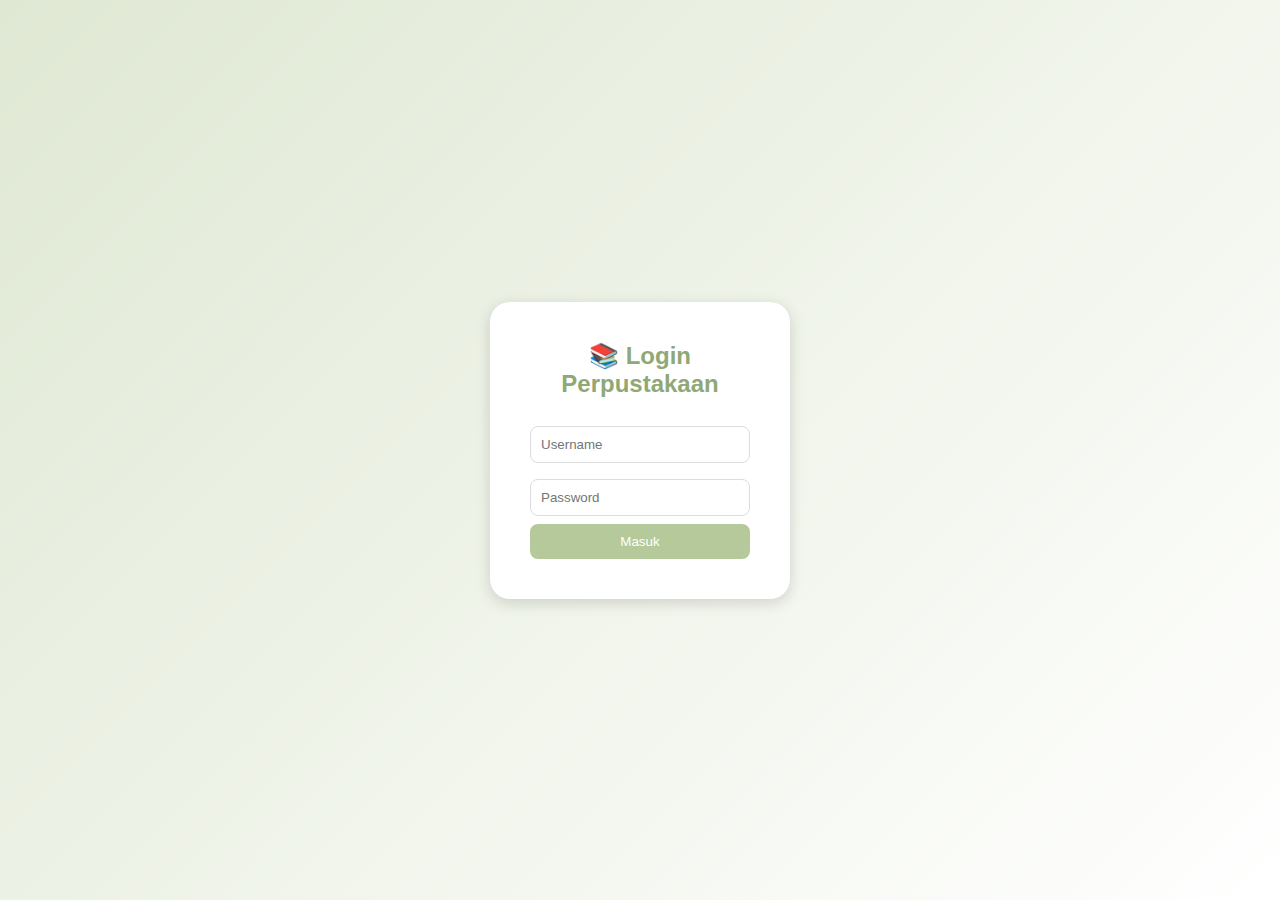
<file: index.html>
<!DOCTYPE html>
<html lang="id">
<head>
  <meta charset="UTF-8">
  <meta name="viewport" content="width=device-width, initial-scale=1.0">
  <title>Login - Perpustakaan</title>
  <link rel="stylesheet" href="style.css">
</head>
<body class="login-body">
  <div class="login-container">
    <h2>📚 Login Perpustakaan</h2>
    <form id="loginForm">
      <input type="text" id="username" placeholder="Username" required>
      <input type="password" id="password" placeholder="Password" required>
      <button type="submit">Masuk</button>
    </form>
  </div>

  <script src="script.js"></script>
</body>
</html>
</file>
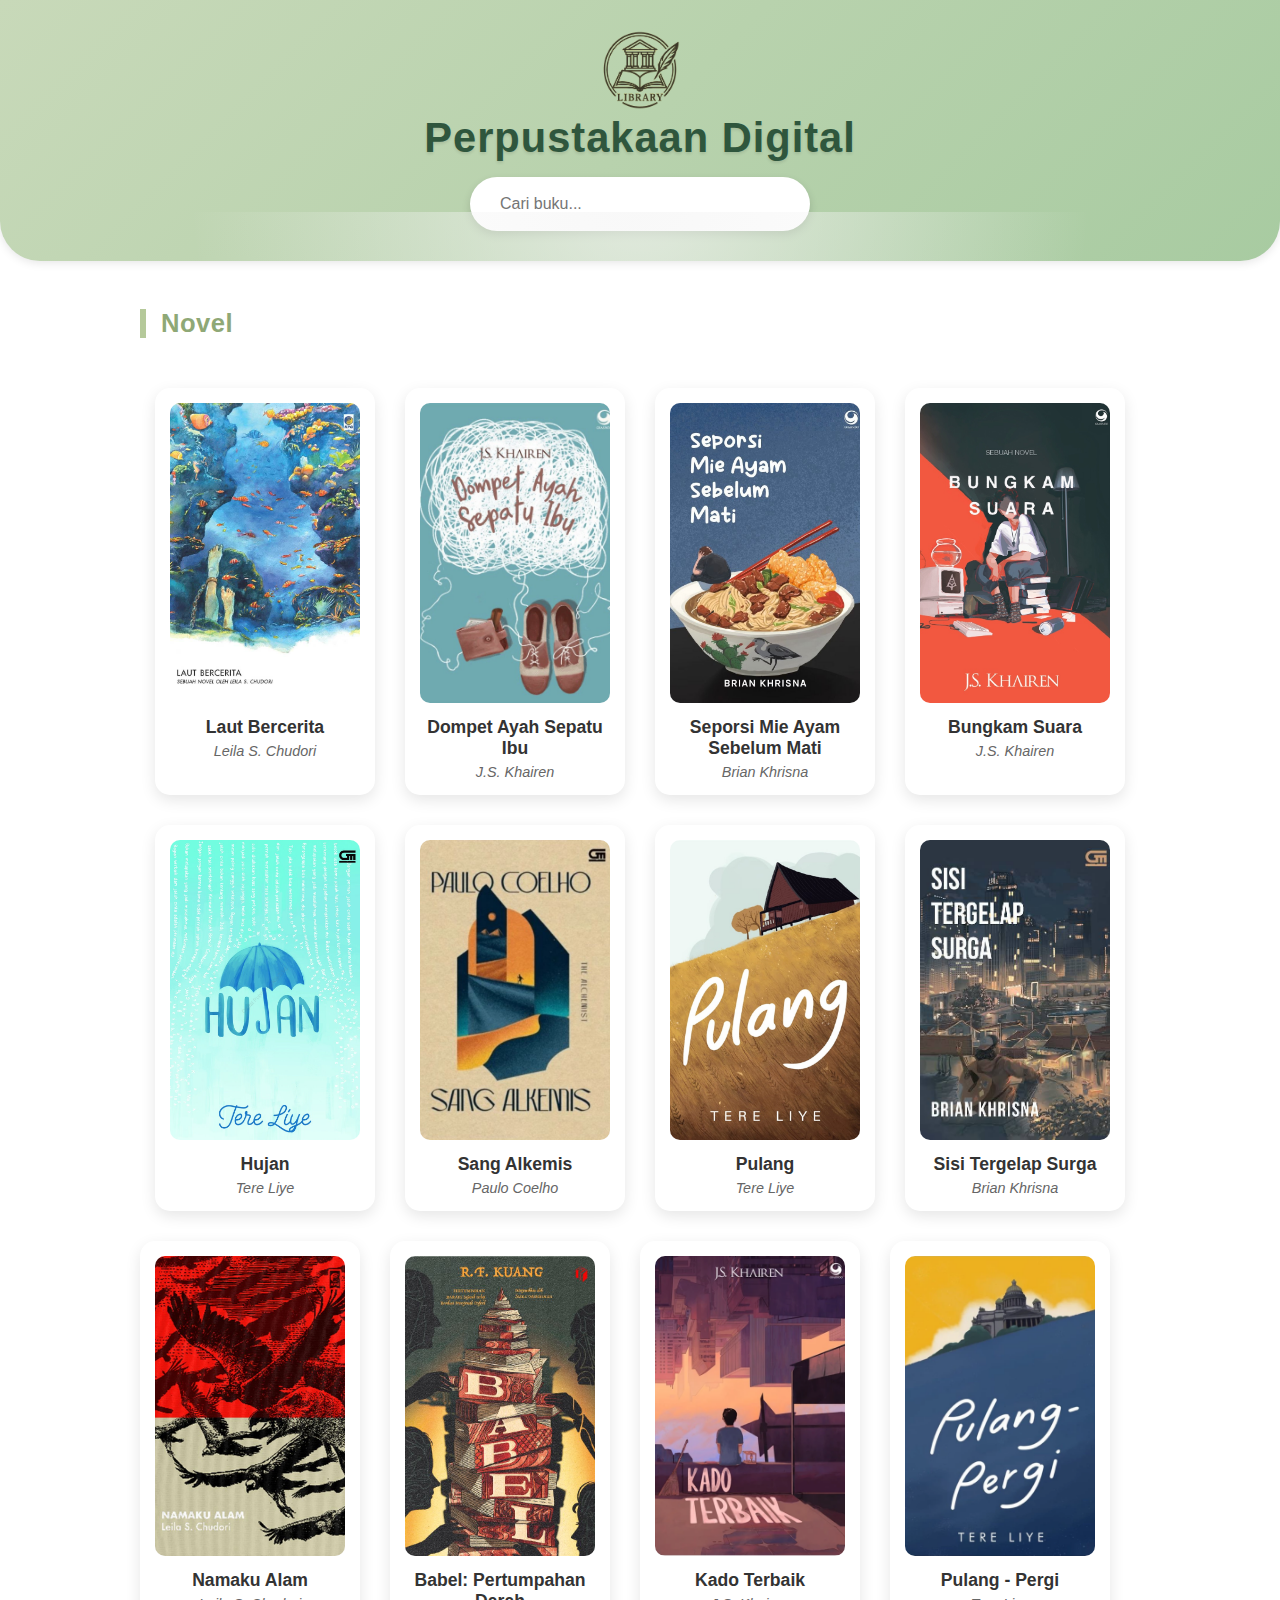
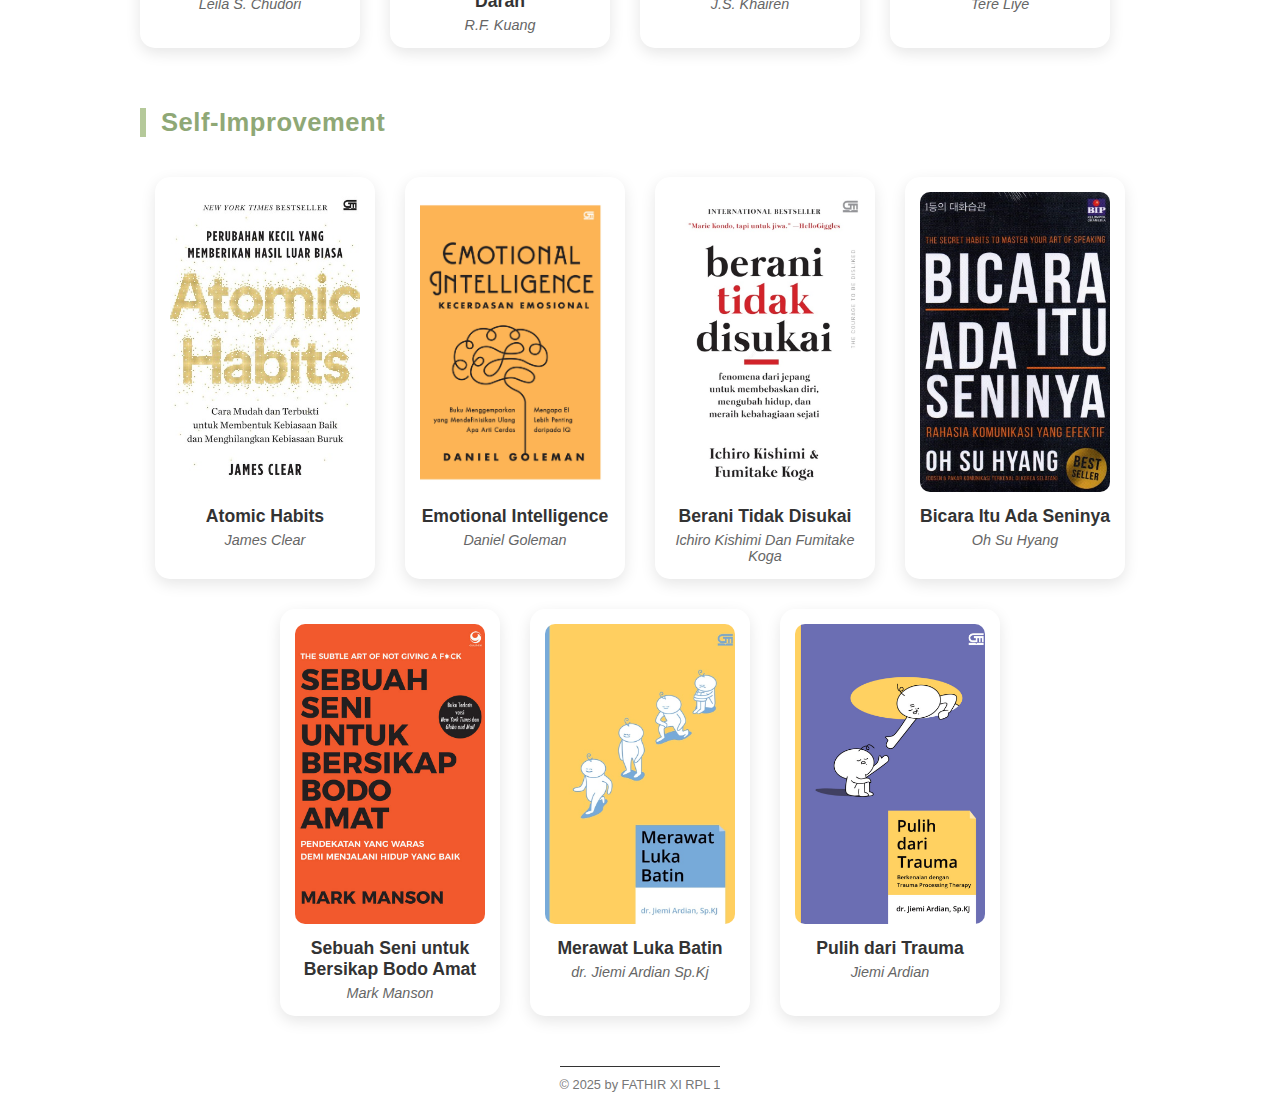
<file: home.html>
<!DOCTYPE html>
<html lang="id">
  <head>
    <meta charset="UTF-8" />
    <meta name="viewport" content="width=device-width, initial-scale=1.0" />
    <title>Perpustakaan Digital</title>
    <link rel="stylesheet" href="style.css" />
  </head>
  <body>
    <!-- HEADER -->
    <header class="header">
  <div class="header-content">
    <div class="logo-container">
      <img src="img/icon/icon.png" alt="Logo Perpustakaan" class="logo">
      <h1>Perpustakaan <span>Digital</span></h1>
    </div>
    <div class="search-container">
      <input type="text" id="searchInput" placeholder="Cari buku..." />
    </div>
  </div>
</header>


    <br>

    <h2 class="section-title">Novel</h2>

    <!-- DAFTAR BUKU -->
    <main class="book-container">
      <!-- Buku 1 -->
      <div class="book-card">
          <a
            href="detail.html?judul=Laut%20Bercerita&img=img/laut_bercerita.jpg&penulis=Leila%20S.%20Chudori
                &ringkasan=Laut%20Bercerita,%20novel%20terbaru%20Leila%20S.%20Chudori,%20bertutur%20tentang%20kisah%20keluarga%20yang%20kehilangan,%20sekumpulan%20sahabat%20yang%20merasakan%20kekosongan%20di%20dada,%20sekelompok%20orang%20yang%20gemar%20menyiksa%20dan%20lancar%20berkhianat,%20sejumlah%20keluarga%20yang%20mencari%20kejelasan%20makam%20anaknya,%20dan%20tentang%20cinta%20yang%20tak%20akan%20luntur."
          >
            <img src="img/laut_bercerita.jpg" alt="Laut Bercerita" />
            <h3>Laut Bercerita</h3>
            <p class="author">Leila S. Chudori</p>
          </a>
        </div>
      </div>

      <!-- Buku 2 -->
      <div class="book-card">
        <a
          href="detail.html?judul=Dompet%20Ayah%20Sepatu%20Ibu&img=img/dompet_ayah.jpg&penulis=J.S.%20Khairen
                &ringkasan=Sebuah%20novel%20yang%20dapat%20dinikmati%20semua%20kalangan.%20Kisah%20perjalanan%20hidup%20manusia%20dari%20kecil%20hingga%20berjuang%20berkeluarga.%20Isu-isu%20di%20dalam%20cerita%20banyak%20tentang%20isu%20sosial%20dan%20perjuangan%20hidup.%20Ditulis%20dengan%20bahasa%20sederhana%20dan%20sesekali%20dimasukkan%20kosakata%20bahasa%20Minang,%20membuat%20alur%20enak%20diikuti.%20Sudut%20pandang%20tokoh%20dari%20dua%20karakter%20membuatnya%20juga%20tidak%20membosankan."
        >
          <img src="img/dompet_ayah.jpg" alt="Dompet Ayah Sepatu Ibu" />
          <h3>Dompet Ayah Sepatu Ibu</h3>
          <p class="author">J.S. Khairen</p>
        </a>
      </div>

      <!-- Buku 3 -->
      <div class="book-card">
        <a
          href="detail.html?judul=Seporsi%20Mie%20Ayam%20Sebelum%20Mati&img=img/seporsi_mie.jpg&penulis=Brian%20Khrisna
                &ringkasan=Ale,%20seorang%20pria%20berusia%2037%20tahun%20memiliki%20tinggi%20badan%20189%20cm%20dan%20berat%20138%20kg.%20Badannya%20bongsor,%20berkulit%20hitam,%20dan%20memiliki%20masalah%20dengan%20bau%20badan.%20Sejak%20kecil,%20Ale%20hidup%20di%20lingkungan%20keluarga%20yang%20tidak%20mendukungnya.%20Ia%20tak%20memiliki%20teman%20dekat%20dan%20menjadi%20korban%20perundungan%20di%20sekolahnya.%0A%0A
                Ale%20didiagnosis%20psikiaternya%20mengalami%20depresi%20akut.%20Bukannya%20Ale%20tidak%20peduli%20untuk%20memperbaiki%20dirinya%20sendiri,%20ia%20peduli.%20Ale%20telah%20berusaha%20mengatasi%20masalah-masalah%20yang%20timbul%20dari%20dirinya%20agar%20ia%20diterima%20di%20lingkungan%20pertemanan.%20Namun%20usahanya%20tidak%20pernah%20berhasil.%20Bahkan%20keluarganya%20pun%20tidak%20mendukungnya%20saat%20Ale%20membutuhkan%20sandaran%20dan%20dukungan.%0A%0A
                Atas%20itu%20semua,%20Ale%20memutuskan%20untuk%20mati.%20Ia%20mempersiapkan%20kematiannya%20dengan%20baik.%20Agar%20ketika%20mati%20pun,%20Ale%20tidak%20banyak%20merepotkan%20orang.%20Dua%20puluh%20empat%20jam%20dari%20sekarang,%20ia%20akan%20menelan%20obat%20antidepresan%20yang%20dia%20punya%20sekaligus.%20Sebelum%20waktu%20itu%20tiba,%20Ale%20membersihkan%20apartemennya%20yang%20berantakan,%20makan%20makanan%20mahal%20yang%20tak%20pernah%20ia%20beli,%20pergi%20berkaraoke%20dan%20menyanyi%20sepuasnya%20hingga%20mabuk.%0A%0A
                Saat%2024%20jam%20itu%20tiba,%20Ale%20telah%20bersiap%20dengan%20kemeja%20hitam%20dan%20celana%20hitam,%20bak%20baju%20melayat%20ke%20pemakamannya%20sendiri.%20Ia%20kenakan%20topi%20kecurut%20ulang%20tahun%20dan%20meletuskan%20konfeti%20yang%20ia%20beli%20untuk%20dirinya%20sendiri.%0A%0A
                “Selamat%20ulang%20tahun%20yang%20terakhir,%20Ale.”%0A%0A
                Ale%20siap%20menenggak%20seluruh%20obat%20antidepresan%20yang%20ia%20punya.%20Saat%20ia%20memain-mainkan%20botolnya,%20Ale%20terdiam%20saat%20membaca%20anjuran%20di%20kemasan%20botol%20itu,%20dikonsumsi%20sesudah%20makan.%20Seketika%20perutnya%20berbunyi.%20Dan%20Ale%20pun%20memutuskan%20untuk%20makan%20dulu%20sebelum%20mengakhiri%20hidupnya.%20Setidaknya,%20itu%20akan%20menjadi%20satu-satunya%20keputusan%20yang%20bisa%20dia%20ambil%20atas%20kehendaknya%20sendiri.%20Setelah%20selama%20hidupnya%20ia%20tak%20pernah%20mampu%20melakukan%20hal-hal%20yang%20ia%20inginkan.%0A%0A
                Ale%20akan%20makan%20seporsi%20mie%20ayam%20sebelum%20mati."
        >
          <img src="img/seporsi_mie.jpg" alt="Seporsi Mie Ayam Sebelum Mati" />
          <h3>Seporsi Mie Ayam Sebelum Mati</h3>
          <p class="author">Brian Khrisna</p>
        </a>
      </div>

      <!-- Buku 4 -->
      <div class="book-card">
        <a
          href="detail.html?judul=Bungkam%20Suara&img=img/bungkam_suara.jpg&penulis=J.S.%20Khairen
                &ringkasan=Negara%20Kesatuan%20Adat%20Lemunesia%20(NKAL)%20merupakan%20negara%20yang%20tidak%20terdeteksi%20di%20peta%20dunia.%20Mereka%20menganggap%20dunia%20yang%20ada%20saat%20ini%20adalah%20Dunia%20Luar.%20NKAL%20berdiri%20pada%2023%20Januari%201991.%20Mulanya%20terdiri%20dari%20kerajaan-kerajaan%20kecil.%20Mereka%20Bersatu%20untuk%20membentuk%20sebuah%20negara%20atau%20kerajaan%20besar.%20NKAL%20adalah%20negara%20yang%20canggih%20di%20hal-hal%20tertentu,%20namun%20tertinggal%20di%20hal-hal%20lain.%0A%0A
                Negara%20Kesatuan%20Adat%20Lemunesia%20(NKAL)%20merupakan%20negara%20yang%20tidak%20terdeteksi%20di%20peta%20dunia.%20Mereka%20menganggap%20dunia%20yang%20ada%20saat%20ini%20adalah%20Dunia%20Luar.%20NKAL%20berdiri%20pada%2023%20Januari%201991.%20Mulanya%20terdiri%20dari%20kerajaan-kerajaan%20kecil.%20Mereka%20Bersatu%20untuk%20membentuk%20sebuah%20negara%20atau%20kerajaan%20besar.%20NKAL%20adalah%20negara%20yang%20canggih%20di%20hal-hal%20tertentu,%20namun%20tertinggal%20di%20hal-hal%20lain.%0A%0A
                Salah%20satu%20pemantik%20permasalahan%20dalam%20NKAL%20adalah%20adanya%20HARI%20BEBAS%20BICARA.%20HBB%20adalah%20satu%20hari%20di%20mana%20rakyat%20boleh%20berbicara%20secara%20bebas%20tanpa%20takut%20konsekuensi%20hukum.%20Namun%20HBB%20menjadi%20buah%20simalakam%20tatkala%20disalahgunakan%20untuk%20fitnah%20dan%20pecah%20belah%20negara.%20Dari%20sinilah%20kemudian%20lahir%20percikan-percikan%20ketegangan%20dari%20akar%20hingga%20ke%20ujung%20pemerintahan."
        >
          <img src="img/bungkam_suara.jpg" alt="Bungkam Suara" />
          <h3>Bungkam Suara</h3>
          <p class="author">J.S. Khairen</p>
        </a>
      </div>

      <!-- Buku 5 -->
      <div class="book-card">
        <a
          href="detail.html?judul=Hujan&img=img/hujan.jpg&penulis=Tere%20Liye
                &ringkasan=Menceritakan%20tentang%20cerita%20persahabatan%20antara%20Lail%20dan%20Maryam.%20Ketika%20kedua%20anak%20manusia%20ini%20dipertemukan%20oleh%20kesempatan%20dan%20keadaan,%20maka%20mereka%20pun%20harus%20siap%20untuk%20menanti%20perpisahan%20yang%20akan%20datang%20kapan%20saja.%20Novel%20HUJAN%20berkisah%20tentang%20persahabatan,%20tentang%20cinta,%20tentang%20perpisahan,%20tentang%20melupakan,%20dan%20tentang%20hujan."
        >
          <img src="img/hujan.jpg" alt="Hujan" />
          <h3>Hujan</h3>
          <p class="author">Tere Liye</p>
        </a>
      </div>

      <!-- Buku 6 -->
      <div class="book-card">
        <a
          href="detail.html?judul=Sang%20Alkemis&img=img/sang_alkemis.jpg&penulis=Paulo%20Coelho
                &ringkasan=Setiap%20beberapa%20puluh%20tahun,%20muncul%20sebuah%20buku%20yang%20mengubah%20hidup%20para%20pembacanya%20selamanya.%20Novel%20Paulo%20Coelho%20yang%20memikat%20ini%20telah%20memberikan%20inspirasi%20bagi%20jutaan%20orang%20di%20seluruh%20dunia.%20Kisah%20yang%20sangat%20sederhana,%20namun%20menyimpan%20kebijaksanaan%20penuh%20makna,%20tentang%20anak%20gembala%20bernama%20Santiago%20yang%20berkelana%20dari%20rumahnya%20di%20Spanyol%20ke%20padang%20pasir%20Mesir%20untuk%20mencari%20harta%20karun%20terpendam%20di%20Piramida-Piramida.%20Di%20perjalanan%20dia%20bertemu%20seorang%20perempuan%20Gipsi,%20seorang%20lelaki%20yang%20mengaku%20dirinya%20Raja,%20dan%20seorang%20alkemis––semuanya%20menunjukkan%20jalan%20kepada%20Santiago%20untuk%20menuju%20harta%20karunnya.%20Tak%20ada%20yang%20tahu%20isi%20harta%20karun%20itu,%20atau%20apakah%20Santiago%20akan%20berhasil%20mengatasi%20rintangan-rintangan%20sepanjang%20jalan.%20Namun%20perjalanan%20yang%20semula%20bertujuan%20untuk%20menemukan%20harta%20duniawi%20berubah%20menjadi%20penemuan%20harta%20di%20dalam%20diri.%20Kaya,%20menggugah,%20dan%20sangat%20manusiawi,%20kisah%20Santiago%20menunjukkan%20kekuatan%20mimpi-mimpi%20dan%20pentingnya%20mendengarkan%20suara%20hati%20kita."
        >
          <img src="img/sang_alkemis.jpg" alt="Sang Alkemis" />
          <h3>Sang Alkemis</h3>
          <p class="author">Paulo Coelho</p>
        </a>
      </div>

      <!-- Buku 7 -->
      <div class="book-card">
        <a
          href="detail.html?judul=Pulang&img=img/pulang.jpeg&penulis=Tere%20Liye
                &ringkasan=Sebuah%20kisah%20karya%20penulis%20negeri%20sendiri,%20dengan%20latar%20kisah%20negeri%20sendiri,%20yang%20layak%20dinikmati,%20%20---Tribun%20Jabar%0A%0A
                Sebuah%20kisah%20tentang%20perjalanan%20pulang,%20melalui%20pertarungan%20demi%20pertarungan,%20kesedihan%20demi%20kesedihan,%20untuk%20memeluk%20erat%20semua%20kebencian%20dan%20rasa%20sakit.%0A%0A
                Pulang"
        >
          <img src="img/pulang.jpeg" alt="Pulang" />
          <h3>Pulang</h3>
          <p class="author">Tere Liye</p>
        </a>
      </div>

      <!-- Buku 8 -->
      <div class="book-card">
        <a
          href="detail.html?judul=Sisi%20Tergelap%20Surga&img=img/sisi_tergelap_surga.jpg&penulis=Brian%20Khrisna
                &ringkasan=Selayaknya%20seorang%20ibu%20tua%20yang%20kelelahan,%20kota%20Jakarta%20kerap%20menjadi%20pelabuhan%20bagi%20mereka%20yang%20datang%20membawa%20sekoper%20harapan.%20Mereka%20yang%20siap%20bertaruh%20dengan%20nasibnya%20sendiri-sendiri.%20Namun,%20kota%20ini%20selalu%20mampu%20melumat%20habis%20harapan%20dan%20menukarnya%20dengan%20keputusasaan.%0A%0A
                Pemulung,%20pengamen,%20pramuria%20yang%20menjajakan%20tubuh%20agar%20anaknya%20bisa%20makan,%20pemimpin-pemimpin%20kecil%20yang%20culas,%20lelaki%20tua%20di%20balik%20kostum%20badut%20ayam,%20pencuri%20motor%20yang%20ingin%20membeli%20obat%20untuk%20ibunya,%20remaja%20yang%20melumuri%20tubuh%20dengan%20cat%20perak,%20hingga%20mereka%20yang%20bergelut%20di%20terminal%20setelah%20terpaksa%20merelakan%20impiannya%20habis%20digerus%20kejinya%20ibu%20kota.%20Di%20Jakarta,%20semua%20orang%20dipaksa%20bergelut%20dan%20bertempur%20demi%20bisa%20hidup%20dari%20hari%20ke%20hari.%20Dan%20di%20kampung%20inilah%20semua%20itu%20dimulai.%20Sebuah%20cerita%20tentang%20kehidupan%20orang-orang%20yang%20hidup%20di%20sisi%20tergelap%20surga%20kota%20bernama%20Jakarta..."
        >
          <img src="img/sisi_tergelap_surga.jpg" alt="Sisi Tergelap Surga" />
          <h3>Sisi Tergelap Surga</h3>
          <p class="author">Brian Khrisna</p>
        </a>
      </div>

      <!-- Buku 9 -->
      <div class="book-card">
        <a
          href="detail.html?judul=Namaku%20Alam&img=img/namaku_alam.jpg&penulis=Leila%20S.%20Chudori
                &ringkasan=Inilah%20yang%20kubayangkan%20detik-detik%20terakhir%20Bapak:%0A%0A
                18%20Mei%201970.%0A%0A
                Hari%20gelap.%20Langit%20berwarna%20hitam%20dengan%20garis%20ungu.%20Bulan%20bersembunyi%20di%20balik%20ranting%20pohon%20randu.%20Sekumpulan%20burung%20nasar%20bertengger%20di%20pagar%20kawat.%20Mereka%20mencium%20aroma%20manusia%20yang%20nyaris%20jadi%20mayat%20bercampur%20bau%20mesiu.%20Terdengar%20lolongan%20anjing%20berkepanjangan.%20Empat%20orang%20berbaris%20rapi,%20masing-masing%20berdiri%20dengan%20senapan%20yang%20diarahkan%20kepada%20Bapak.%20Hanya%20satu%20senapan%20berisi%20peluru%20mematikan.%20Selebihnya,%20peluru%20karet.%20Tak%20satu%20pun%20di%20antara%20keempat%20lelaki%20itu%20tahu%20siapa%20yang%20kelak%20menghentikan%20hidup%20Bapak.%0A%0A
                ***%0A%0A
                Pada%20usianya%20yang%20ke-33%20tahun,%20Segara%20Alam%20menjenguk%20kembali%20masa%20kecilnya%20hingga%20dewasa.%20Semua%20peristiwa%20tertanam%20dengan%20kuat.%20Karena%20memiliki%20photographic%20memory,%20Alam%20ingat%20pertama%20kali%20dia%20ditodong%20senapan%20oleh%20seorang%20lelaki%20dewasa%20ketika%20masih%20berusia%20tiga%20tahun;%20pertama%20kali%20sepupunya%20mencercanya%20sebagai%20anak%20‘pengkhianat%20negara’;%20pertama%20kali%20Alam%20berkelahi%20dengan%20seorang%20anak%20pengusaha%20besar%20yang%20menguasai%20sekolah;%20dan%20pertama%20kali%20dia%20jatuh%20cinta."
        >
          <img src="img/namaku_alam.jpg" alt="Namaku Alam" />
          <h3>Namaku Alam</h3>
          <p class="author">Leila S. Chudori</p>
        </a>
      </div>

      <!-- Buku 10 -->
      <div class="book-card">
        <a
          href="detail.html?judul=Babel:%20Pertumpahan%20Darah&img=img/babel.jpg&penulis=R.F.%20Kuang
                &ringkasan=1828.%20Robin%20Swift%20menjadi%20yatim%20piatu%20akibat%20kolera%20di%20Kanton,%20lalu%20dibawa%20ke%20London%20oleh%20Profesor%20Lovell%20yang%20misterius.%20Robin%20mendapat%20pelatihan%20selama%20bertahun-tahun%20dalam%20bahasa%20Latin,%20Yunani%20Kuno,%20dan%20Tionghoa%20sebagai%20bentuk%20persiapan%20untuk%20hari%20ketika%20dia%20akan%20masuk%20ke%20Institut%20penerjemahan%20bergengsi%20di%20Universitas%20Oxford—atau%20yang%20dikenal%20sebagai%20Babel.%0A%0A
                Babel%20adalah%20pusat%20penerjemahan%20dunia%20dan,%20yang%20lebih%20penting%20lagi,%20adanya%20cipta-perak:%20seni%20mewujudkan%20makna%20yang%20hilang%20dalam%20penerjemahan%20melalui%20batangan%20perak%20yang%20dipahat,%20dengan%20efek%20magis.%20Pengerjaan%20perak%20telah%20membuat%20Imperium%20Inggris%20memiliki%20kekuatan%20yang%20tak%20tertandingi.%20Penelitian%20Babel%20tentang%20penerjemahan%20membantu%20upaya%20Imperium%20untuk%20menjajah%20segala%20sesuatu%20yang%20ditemuinya.%0A%0A
                Oxford,%20kota%20dengan%20menara-menara%20impian,%20adalah%20sebuah%20dongeng%20bagi%20Robin:%20sebuah%20komunitas%20utopia%20yang%20didedikasikan%20untuk%20mengejar%20pengetahuan.%20Namun,%20pengetahuan%20melayani%20kekuasaan,%20dan%20bagi%20Robin—seorang%20anak%20Tiongkok%20yang%20dibesarkan%20di%20Britania—mengabdi%20pada%20Babel%20berarti%20mengkhianati%20tanah%20leluhurnya.%0A%0A
                Robin%20mendapati%20dirinya%20terjebak%20di%20antara%20Babel%20dan%20Perkumpulan%20Hermes,%20sebuah%20organisasi%20yang%20didedikasikan%20untuk%20menyabotase%20pekerjaan%20perak%20yang%20mendukung%20ekspansi%20Imperium.%20Ketika%20Britania%20mengejar%20perang%20yang%20tidak%20adil%20dengan%20Tiongkok%20untuk%20mendapatkan%20perak,%20dia%20harus%20memutuskan:%20Dapatkah%20institusi%20yang%20berkuasa%20diubah%20dari%20dalam,%20atau%20apakah%20revolusi%20selalu%20membutuhkan%20kekerasan?"
        >
          <img src="img/babel.jpg" alt="Babel: Pertumpahan Darah" />
          <h3>Babel: Pertumpahan Darah</h3>
          <p class="author">R.F. Kuang</p>
        </a>
      </div>

      <!-- Buku 11 -->
      <div class="book-card">
        <a
          href="detail.html?judul=Kado%20Terbaik&img=img/kado_terbaik.png&penulis=J.S.%20Khairen
                &ringkasan=Kado%20Terbaik%20berkisah%20tentang%20seorang%20laki-laki,%20Rizki,%20yang%20ditinggal%20mati%20ayahnya%20dan%20dibuang%20ibunya%20di%20panti%20asuhan%20ilegal.%20Ia%20dibuang%20bersama%20dua%20adik%20perempuannya.%20Selama%20di%20panti%20asuhan,%20ia%20hidup%20terlunta-lunta%20dan%20penuh%20derita.%20Ketika%20beranjak%20dewasa,%20ia%20keluar%20dari%20panti%20asuhan%20itu%20dan%20berjanji%20suatu%20saat%20akan%20membawa%20adik-adiknya%20keluar%20dan%20hidup%20layak.%20Pada%20tujuh%20hari%20menjelang%20Lebaran,%20Rizki%20kembali%20ke%20panti%20asuhan%20dan%20bertemu%20adik-adiknya.%20Adik%20terkecilnya%20meminta%20kado%20Lebaran.%20Rizki%20tidak%20bekerja.%20Ia%20harus%20mencari%20cara%20apa%20pun%20agar%20bisa%20memberikan%20kado%20untuk%20adiknya%20itu,%20sekalipun%20harus%20mencopet%20atau%20menjadi%20kurir%20barang%20haram.%20Selain%20harus%20berjuang%20untuk%20dirinya%20sendiri,%20ia%20juga%20harus%20menjaga%20adik-adiknya%20dari%20berbagai%20ancaman."
        >
          <img src="img/kado_terbaik.png" alt="Kado Terbaik" />
          <h3>Kado Terbaik</h3>
          <p class="author">J.S. Khairen</p>
        </a>
      </div>

      <!-- Buku 12 -->
      <div class="book-card">
        <a
          href="detail.html?judul=Pulang%20-%20Pergi&img=img/pulang_pergi.png&penulis=Tere%20Liye
                &ringkasan=Ada%20jodoh%20yang%20ditemukan%20lewat%20tatapan%20pertama.%0A%0A
                Ada%20persahabatan%20yang%20diawali%20lewat%20sapa%20hangat.%0A%0A
                Bagaimana%20jika%20takdir%20bersama%20ternyata,%0A%0A
                diawali%20dengan%20pertarungan%20mematikan?%0A%0A
                Lantas%20semua%20cerita%20berkelindan%20dengan,%0A%0A
                pengejaran%20demi%20pengejaran%20mencari%20jawaban?%0A%0A
                Pulang-Pergi"
        >
          <img src="img/pulang_pergi.png" alt="Pulang - Pergi" />
          <h3>Pulang - Pergi</h3>
          <p class="author">Tere Liye</p>
        </a>
      </div>

      <br>

      <h2 class="section-title">Self-Improvement</h2>

      <!-- buku 1 -->
      <div class="book-card">
        <a
          href="detail.html?judul=Atomic%20Habits&img=img/atomic_habits.jpg&penulis=James%20Clear
                &ringkasan=Atomic%20Habits:%20Perubahan%20Kecil%20yang%20Memberikan%20Hasil%20Luar%20Biasa%0A%0A
                Orang%20mengira%20ketika%20Anda%20ingin%20mengubah%20hidup,%20Anda%20perlu%20memikirkan%20hal-hal%20besar.%20Namun%20pakar%20kebiasaan%20terkenal%20kelas%20dunia%20James%20Clear%20telah%20menemukan%20sebuah%20cara%20lain."
        >
          <img src="img/atomic_habits.jpg" alt="Atomic Habits" />
          <h3>Atomic Habits</h3>
          <p class="author">James Clear</p>
        </a>
      </div>
      
      <!-- buku 2 -->
      <div class="book-card">
        <a
          href="detail.html?judul=Emotional%20Intelligence&img=img/emotional.jpg&penulis=Daniel%20Goleman
                &ringkasan=Apakah%20IQ%20adalah%20takdir?%20Ternyata%20tidak%20sebagaimana%20yang%20lumrah%20kita%20pikirkan.%20Gardner%20memperlihatkan%20mengapa%20orang%20yang%20ber-IQ%20tinggi%20mengalami%20kegagalan%20dan%20orang%20yang%20ber-IQ%20sedang%20menjadi%20sangat%20sukses.%20Penyebabnya%20adalah%20“kecerdasan%20emosional”,%20yang%20mencakup%20kesadaran%20diri%20dan%20kendali%20dorongan%20hati,%20ketekunan,%20semangat%20dan%20motivasi%20diri,%20empati,%20serta%20kecakapan%20sosial.%20%20%20Kecerdasan%20emosional%20merupakan%20ciri%20orang-orang%20yang%20menonjol%20dalam%20kehidupan%20nyata:%20mereka%20yang%20memiliki%20hubungan%20dekat%20yang%20hangat%20dan%20menjadi%20bintang%20di%20tempat%20kerja.%20Ini%20juga%20ciri%20utama%20karakter%20dan%20disiplin%20diri,%20altruisme,%20serta%20belas%20kasih—kemampuan-kemampuan%20dasar%20yang%20dibutuhkan%20bila%20kita%20mengharapkan%20terciptanya%20masyarakat%20yang%20sejahtera.%20%20%20Sebagaimana%20ditunjukkan%20oleh%20Goleman,%20kerugian%20akibat%20rendahnya%20kecerdasan%20emosional%20dapat%20berkisar%20dari%20kesulitan%20perkawinan%20dan%20mendidik%20anak%20hingga%20ke%20buruknya%20kesehatan%20jasmani.%20Rendahnya%20kecerdasan%20emosional%20dapat%20menghambat%20pertimbangan%20intelektual%20dan%20menghancurkan%20karier.%20Barangkali%20kerugian%20terbesar%20diderita%20oleh%20anak-anak,%20yang%20mungkin%20bisa%20mengalami%20%20%20depresi,%20gangguan%20makan%20dan%20kehamilan%20yang%20tak%20diinginkan,%20agresivitas,%20serta%20kejahatan%20dengan%20kekerasan.%20%20%20Kabar%20gembiranya,%20kecerdasan%20emosional%20tidak%20ditentukan%20sejak%20lahir.%20Karena%20pelajaran-pelajaran%20emosional%20yang%20diperoleh%20seorang%20anak%20akan%20membentuk%20sirkuit%20otaknya,%20Goleman%20memberikan%20pedoman%20mendetail%20tentang%20bagaimana%20orangtua%20dan%20sekolah%20dapat%20memanfaatkan%20kesempatan%20emas%20masa%20kanak-kanak."
        >
          <img src="img/emotional.jpg" alt="Emotional Intelligence" />
          <h3>Emotional Intelligence</h3>
          <p class="author">Daniel Goleman</p>
        </a>
      </div>
      
    <!-- buku 3 -->
      <div class="book-card">
        <a
          href="detail.html?judul=Berani%20Tidak%20Disukai&img=img/berani_tidak_disukai.jpg&penulis=Ichiro%20Kishimi%20Dan%20Fumitake%20Koga
                &ringkasan=Membaca%20buku%20ini%20bisa%20mengubah%20hidup%20anda.%20jutaan%20orang%20sudah%20menarik%20manfaat%20darinya.%20sekarang%20giliran%20anda.%0A%0A
                Berani%20Tidak%20Disukai,%20yang%20sudah%20terjual%20lebih%20dari%203,5%20juta%20eksemplar,%20mengungkap%20rahasia%20mengeluarkan%20kekuatan%20terpendam%20yang%20memungkinkan%20Anda%20meraih%20kebahagiaan%20yang%20hakiki%20dan%20menjadi%20sosok%20yang%20Anda%20idam-idamkan.%0A%0A
                Apakah%20kebahagiaan%20adalah%20sesuatu%20yang%20Anda%20pilih?%20Berani%20Tidak%20Disukai%20menyajikan%20jawabannya%20secara%20sederhana%20dan%20langsung.%20Berdasarkan%20teori%20Alfred%20Adler,%20satu%20dari%20tiga%20psikolog%20terkemuka%20abad%20kesembilan%20belas%20selain%20Freud%20dan%20Jung,%20buku%20ini%20mengikuti%20percakapan%20yang%20menggugah%20antara%20seorang%20filsuf%20dan%20seorang%20pemuda.%20Dalam%20lima%20percakapan%20yang%20terjalin,%20sang%20filsuf%20membantu%20muridnya%20memahami%20bagaimana%20masing-masing%20dari%20kita%20mampu%20menentukan%20arah%20hidup%20kita,%20bebas%20dari%20belenggu%20trauma%20masa%20lalu%20dan%20beban%20ekspektasi%20orang%20lain.%0A%0A
                Buku%20yang%20kaya%20kebijaksanaan%20ini%20akan%20memandu%20Anda%20memahami%20konsep%20memaafkan%20diri%20sendiri,%20mencintai%20diri,%20dan%20menyingkirkan%20hal-hal%20yang%20tidak%20penting%20dari%20pikiran.%20Cara%20pikir%20yang%20membebaskan%20ini%20memungkinkan%20Anda%20membangun%20keberanian%20untuk%20mengubah%20dan%20mengabaikan%20batasan%20yang%20mungkin%20Anda%20berlakukan%20bagi%20diri%20Anda."
        >
          <img src="img/berani_tidak_disukai.jpg" alt="Berani Tidak Disukai" />
          <h3>Berani Tidak Disukai</h3>
          <p class="author">Ichiro Kishimi Dan Fumitake Koga</p>
        </a>
      </div>
    
      <!-- buku 4 -->
      <div class="book-card">
        <a
          href="detail.html?judul=Bicara%20Itu%20Ada%20Seninya&img=img/bicara.jpg&penulis=Oh%20Su%20Hyang
                &ringkasan=TAHUKAH%20ANDA%20BAHWA%20BERBICARA%20ITU%20ADA%20SENINYA?%20Ketika%20komunikasi%20menjadi%20hal%20yang%20penting%20untuk%20bersaing,%20pakar%20komunikasi%20Oh%20Su%20Hyang%20mengeluarkan%20buku%20yang%20sangat%20berarti.%20Selain%20berisi%20tentang%20pengalaman%20peningkatan%20diri,%20buku%20ini%20juga%20memuat%20berbagai%20konten%20mengenai%20teknik%20komunikasi,%20persuasi,%20dan%20negosiasi.%0A%0A
                Lalu%20bagaimana%20cara%20berbicara%20yang%20baik?%20Apakah%20berbicara%20dengan%20artikulasi%20yang%20jelas?%20Atau%20berbicara%20tanpa%20mengambil%20tarikan%20napas?%20Tidak!%20Sebuah%20ucapan%20yang%20bisa%20disebut%20baik%20adalah%20yang%20bisa%20menggetarkan%20hati.%20Ucapan%20seorang%20juara%20memiliki%20daya%20tarik%20tersendiri.%20Ucapan%20pemandu%20acara%20memiliki%20kemampuan%20menghidupkan%20suasana%20dan%20kekuatan%20kalimatnya%20yang%20terus%20terang.%20Anda%20harus%20pandai%20berbicara%20untuk%20menunjukkan%20diri%20Anda%20kepada%20lawan%20bicara%20dalam%20kehidupan%20sosial.%20Orang%20yang%20berbicara%20dengan%20mahir%20akan%20menjadi%20lebih%20maju%20daripada%20yang%20lainnya.%0A%0A
                Lalu%20bagaimana%20cara%20berbicara%20yang%20baik?%20Apakah%20berbicara%20dengan%20artikulasi%20yang%20jelas?%20Atau%20berbicara%20tanpa%20mengambil%20tarikan%20napas?%20Tidak!%20Sebuah%20ucapan%20yang%20bisa%20disebut%20baik%20adalah%20yang%20bisa%20menggetarkan%20hati.%20Ucapan%20seorang%20juara%20memiliki%20daya%20tarik%20tersendiri.%20Ucapan%20pemandu%20acara%20memiliki%20kemampuan%20menghidupkan%20suasana%20dan%20kekuatan%20kalimatnya%20yang%20terus%20terang.%20Anda%20harus%20pandai%20berbicara%20untuk%20menunjukkan%20diri%20Anda%20kepada%20lawan%20bicara%20dalam%20kehidupan%20sosial.%20Orang%20yang%20berbicara%20dengan%20mahir%20akan%20menjadi%20lebih%20maju%20daripada%20yang%20lainnya."
        >
          <img src="img/bicara.jpg" alt="Bicara Itu Ada Seninya" />
          <h3>Bicara Itu Ada Seninya</h3>
          <p class="author">Oh Su Hyang</p>
        </a>
      </div>
      
      <!-- buku 5 -->
      <div class="book-card">
        <a
          href="detail.html?judul=Sebuah%20Seni%20untuk%20Bersikap%20Bodo%20Amat&img=img/sebuah_seni.jpg&penulis=Mark%20Manson
                &ringkasan=Mark%20Manson%20adalah%20satu%20dari%20sedikit%20pengarang%20yang%20bukunya%20setia%20menemani%20para%20pembaca%20di%20Indonesia%20dan%20seluruh%20dunia.%20Telah%20terjual%20lebih%20dari%20400.000%20eksemplar%20di%20Indonesia,%20Anda%20pasti%20tidak%20asing%20dengan%20Sebuah%20Seni%20untuk%20Bersikap%20Bodo%20Amat%20dan%20Segala-galanya%20Ambyar.%0A%0A
                Sebuah%20Seni%20untuk%20Bersikap%20Bodo%20Amat%20adalah%20buku%20fenomenal%20yang%20menjadi%20panduan%20pengembangan%20diri%20saat%20ini.%20Isinya%20sangat%20relevan%20dan%20konteksual%20dengan%20fenomena-fenomena%20sosial%20zaman%20ini,%20ketika%20banyak%20orang%20mudah%20terseret%20arus%20konsumerisme,%20gemar%20mencari%20validasi%20semu,%20dan%20mudah%20kesepian%20di%20tengah%20hingar%20bingar%20dunia.%20Sebuah%20Seni%20untuk%20Bersikap%20Bodo%20Amat%20(Subtle%20Art%20of%20Not%20Giving%20A%20F*ck)%20menuntun%20ke%20jalan%20self-healing%20tanpa%20ada%20sedikit%20pun%20kesan%20menggurui."
        >
          <img src="img/sebuah_seni.jpg" alt="Sebuah Seni untuk Bersikap Bodo Amat" />
          <h3>Sebuah Seni untuk Bersikap Bodo Amat</h3>
          <p class="author">Mark Manson</p>
        </a>
      </div>
      
      <!-- buku 6 -->
      <div class="book-card">
        <a
          href="detail.html?judul=Merawat%20Luka%20Batin&img=img/merawat_luka_batin.jpg&penulis=dr.%20Jiemi%20Ardian%20Sp.Kj
                &ringkasan=“You%20are%20what%20you%20think,”%20begitu%20kata%20banyak%20orang.%20Padahal,%20ketika%20saya%20berpikir%20saya%20kaya,%20uang%20da-%20lam%20rekening%20saya%20tidak%20bertambah.%20Akan%20lebih%20tepat%20jika%20kutipan%20ini%20sedikit%20diubah%20menjadi%20“You%20are%20how%20you%20think”,%20karena%20perasaan%20dan%20diri%20kita%20akan%20bergantung%20dengan%20bagaimana%20cara%20kita%20berpikir.%20Buku%20ini%20berisi%20tentang%20bagaimana%20proses%20berpikir,%20bukan%20sekadar%20berpikir%20dengan%20positif.%0A%0A
                Saat%20perasaan%20sedang%20tidak%20baik-baik%20saja,%20terlebih%20pada%20keadaan%20depresi,%20proses%20pikir%20kita%20biasanya%20ikut%20andil%20dalam%20memperburuk%20keadaan.%20Namun,%20sulit%20bagi%20kita%20untuk%20menyadari%20proses%20berpikir%20yang%20bermasalah%20ini%20karena%20kita%20menganggap%20itu%20adalah%20cara%20kita%20memersepsi%20realitas.%20Menyadari%20pikiran%20yang%20keliru%20saat%20ia%20sedang%20muncul%20bukanlah%20hal%20yang%20mudah.%20Dalam%20buku%20ini,%20ada%20beberapa%20pola%20yang%20bisa%20menjadi%20pegangan%20kita%20untuk%20mengenali%20hal%20apa%20saja%20yang%20mungkin%20bermasalah."
        >
          <img src="img/merawat_luka_batin.jpg" alt="Merawat Luka Batin" />
          <h3>Merawat Luka Batin</h3>
          <p class="author">dr. Jiemi Ardian Sp.Kj</p>
        </a>
      </div>

      <!-- buku 7 -->
      <div class="book-card">
        <a
          href="detail.html?judul=Pulih%20dari%20Trauma&img=img/pulih.jpg&penulis=Jiemi%20Ardian
                &ringkasan=Ketika%20mendengar%20kata%20trauma,%20apa%20yang%20ada%20dalam%20benak%20kita?%20Suatu%20kejadian%20yang%20tidak%20akan%20hilang%20sehingga%20harus%20diterima%20dengan%20rasa%20sakit?%20Suatu%20keadaan%20yang%20membuat%20orang%20terpenjara%20seumur%20hidup?%20Sebenarnya,%20ini%20penggambaran%20yang%20tidak%20tepat%20dari%20trauma.%20Trauma%20tersimpan%20dalam%20memori,%0A%0A
                dan%20memori%20ini%20yang%20menjadi%20kacamata%20dalam%20memersepsi%20realitas.%20Trauma%20bukan%20sebatas%20kejadiannya,%20melainkan%20respons%20atas%20kejadian%20tersebut%20yang%20kemudian%20muncul%20dalam%20reaksi%20keseharian.%0A%0A
                Jika%20trauma%20bicara%20tentang%20kejadiannya,%20tidak%20ada%20yang%20bisa%20diperbaiki%20lagi.%20Jika%20trauma%20adalah%20memori%20yang%20tersimpan,%20sebenarnya%20banyak%20yang%20bisa%20kita%20lakukan.%20Kita%20bisa%20menolong%20diri%20yang%20terjebak%20di%20momen%20trauma%20tersebut%20sehingga%20ia%20tidak%20perlu%20terus%20menderita%20dalam%20kejadian%20tersebut.%20Kita%20bisa%20memproses%20ulang%20memori%20tadi%20dengan%20cara-cara%20yang%20saintifik%20sehingga%20kita%20tidak%20perlu%20membawa%20momen%20itu%20seumur%20hidup.%20Trauma%20Processing%20Therapy%20(TPT)%20adalah%20strategi%20yang%20dituliskan%20dalam%20buku%20ini%20untuk%20membantu%20kita%20memulihkan%20diri%20dari%20trauma.%0A%0A
                Semoga%20TPT%20bisa%20membantu%20kita%20memulai%20perjalanan%20dalam%20memilih%20pulih.%20Buku%20ini%20juga%20berisi%20latihanlatihan%20TPT%20singkat%20untuk%20memulihkan%20trauma.%20Tapi,%20jika%20membaca%20buku%20ini%20dirasa%20terlalu%20sulit,%20mungkin%20bisa%20dibarengi%20dengan%20pergi%20ke%20profesional%20yang%20ahli%20dalam%20memproses%20trauma.%20Semoga%20kita%20bisa%20menjadi%20pulih%20dan%20mengambil%20alih%20hak%20untuk%20hidup%20yang%20terbebas%20dari%20rasa%20sakit."
        >
          <img src="img/pulih.jpg" alt="Pulih dari Trauma" />
          <h3>Pulih dari Trauma</h3>
          <p class="author">Jiemi Ardian</p>
        </a>
      </div>
    </main>

    <div class="copyright">
      <p align="center">&copy; 2025 by FATHIR XI RPL 1</p>
    </div>
    <br />

    <!-- SCRIPT -->
    <script>
    // Fungsi pencarian buku
    document.getElementById("searchInput").addEventListener("keyup", function () {
    const input = this.value.toLowerCase();
    const books = document.querySelectorAll(".book-card");

    books.forEach(book => {
      const title = book.querySelector("h3").textContent.toLowerCase();
      const author = book.querySelector(".author").textContent.toLowerCase();
    
      if (title.includes(input) || author.includes(input)) {
        book.style.display = "block";
      } else {
        book.style.display = "none";
      }
    });
  });

    </script>
  </body>
</html>
</file>
<file: style.css>
:root {
  --matcha-light: #dfe8d3;
  --matcha: #b5c99a;
  --matcha-dark: #8fa876;
  --text-dark: #2e2e2e;
  --white: #ffffff;
}

* {
  box-sizing: border-box;
  font-family: "Poppins", sans-serif;
  margin: 0;
  padding: 0;
}

/* ===== LOGIN ===== */
.login-body {
  display: flex;
  justify-content: center;
  align-items: center;
  height: 100vh;
  background: linear-gradient(135deg, var(--matcha-light), var(--white));
}

.login-container {
  background: white;
  padding: 40px;
  border-radius: 20px;
  box-shadow: 0 4px 15px rgba(0, 0, 0, 0.15);
  width: 300px;
  text-align: center;
}

.login-container h2 {
  margin-bottom: 20px;
  color: var(--matcha-dark);
}

.login-container input {
  width: 100%;
  padding: 10px;
  margin: 8px 0;
  border: 1px solid #ddd;
  border-radius: 8px;
}

.login-container input:focus {
  border-color: var(--matcha);
  outline: none;
}

.login-container button {
  background: var(--matcha);
  color: var(--white);
  border: none;
  width: 100%;
  padding: 10px;
  border-radius: 8px;
  cursor: pointer;
  transition: 0.3s;
}

.login-container button:hover {
  background: var(--matcha-dark);
}

.hint {
  margin-top: 10px;
  font-size: 13px;
  color: gray;
}

body {
  background-color: #ffffff;
  font-family: "Poppins", sans-serif;
  margin: 0;
  padding: 0;
  display: flex;
  flex-direction: column;
  align-items: center;
}

/* === HEADER NATURAL LEMBUT (FULL WIDTH) === */
header {
  width: 100vw; /* full layar */
  margin: 0;
  left: 0;
  top: 0;
  background: linear-gradient(135deg, #c8d9b9, #a8cba1);
  color: #2b4b36;
  text-align: center;
  padding: 70px 20px;
  border-radius: 0 0 40px 40px;
  box-shadow: 0 8px 18px rgba(0, 0, 0, 0.1);
  font-family: "Poppins", sans-serif;
  transition: background 0.4s ease-in-out;
  position: relative;
  overflow: hidden;
}

/* Efek lembut bergelombang di bawah header */
header::after {
  content: "";
  position: absolute;
  bottom: -1px;
  left: 0;
  width: 100%;
  height: 50px;
  background: radial-gradient(circle at 50% -20px, #f5f5f5 0%, transparent 70%);
  opacity: 0.7;
}

/* Judul utama */
header h1 {
  font-size: 2.6em;
  font-weight: 700;
  letter-spacing: 1px;
  margin-bottom: 25px;
  color: #2f563d;
  text-shadow: 0 2px 3px rgba(0, 0, 0, 0.1);
}

/* Kontainer logo + judul agar rapi */
.header-title {
  display: flex;
  align-items: center;
  justify-content: center;
  gap: 12px;
  flex-wrap: wrap;
  margin-bottom: 20px;
}

/* Logo */
header img {
  width: 80px;
  height: 80px;
}

/* Kotak pencarian */
.search-container {
  display: inline-flex;
  align-items: center;
  background: #ffffff;
  border-radius: 50px;
  padding: 8px 15px;
  width: 340px;
  box-shadow: 0 4px 8px rgba(0, 0, 0, 0.15);
  transition: all 0.3s ease;
}

.search-container:hover {
  transform: translateY(-2px);
  box-shadow: 0 6px 16px rgba(0, 0, 0, 0.2);
}

.search-container input {
  border: none;
  outline: none;
  flex: 1;
  font-size: 1em;
  padding: 10px;
  border-radius: 50px;
  background: transparent;
  color: #333;
}

.search-container button {
  background: linear-gradient(135deg, #8ccf8a, #6fae73);
  border: none;
  color: white;
  font-size: 1.2em;
  border-radius: 50%;
  padding: 10px 13px;
  cursor: pointer;
  transition: background 0.3s ease;
}

.search-container button:hover {
  background: linear-gradient(135deg, #7bbc78, #5e9e66);
}

/* Daftar Buku */
.book-list {
  margin-top: 40px;
  display: grid;
  grid-template-columns: repeat(auto-fit, minmax(220px, 1fr));
  justify-items: center;
  gap: 25px;
  width: 90%;
  max-width: 1000px;
}

.book-card {
  background: white;
  border-radius: 15px;
  box-shadow: 0 6px 15px rgba(0, 0, 0, 0.1);
  padding: 15px;
  text-align: center;
  width: 220px;
  transition: transform 0.3s ease;
}

.book-card:hover {
  transform: translateY(-5px);
}

.book-card img {
  width: 100%;
  height: 300px;
  object-fit: cover;
  border-radius: 10px;
}

.book-card h3 {
  margin-top: 10px;
  color: var(--matcha-dark);
  font-size: 1.1em;
}

.book-card .author {
  font-style: italic;
  color: #555;
  margin-top: 5px;
  font-size: 0.9em;
}

/* ===== DETAIL ===== */
.detail-body {
  display: flex;
  justify-content: center;
  align-items: center;
  height: 100vh;
}

.detail-container {
  max-width: 800px;
  margin: 100px auto 50px;
  background-color: #fff;
  border: 1px solid #ddd;
  border-radius: 10px;
  padding: 30px;
  display: flex;
  flex-direction: column;
  align-items: center;
  box-shadow: 0 4px 10px rgba(0, 0, 0, 0.1);
}

.detail-container img {
  width: 70%;
  max-width: 400px;
  height: auto;
  border-radius: 15px;
  margin-bottom: 25px;
  object-fit: contain;
}

.detail-container h2 {
  margin: 15px 0;
  color: #0984e3;
}

.detail-container p {
  color: #555;
  line-height: 1.5;
}

.detail-book img {
  width: 100%;
  height: auto;
  max-height: 500px;
  object-fit: contain;
  object-position: center top;
  border-radius: 14px;
  display: block;
  margin: 80px auto 20px;
  box-shadow: 0 5px 12px rgba(0, 0, 0, 0.1);
}

.back-btn {
  display: inline-block;
  margin-bottom: 15px;
  text-decoration: none;
  color: #0984e3;
  font-weight: bold;
}

/* BACK BUTTON */
.back-btn {
  position: fixed;
  top: 20px;
  left: 20px;
  background-color: #007bff;
  color: white;
  border: none;
  padding: 10px 16px;
  border-radius: 8px;
  cursor: pointer;
  font-weight: bold;
  box-shadow: 0 4px 8px rgba(0, 0, 0, 0.2);
  z-index: 1000;
  transition: background-color 0.3s;
}

.back-btn:hover {
  background-color: #0056b3;
}

/* ===DETAIL=== */
.detail-container img {
  width: 70%;
  max-width: 400px;
  height: auto;
  border-radius: 10px;
  margin-bottom: 25px;
  object-fit: contain;
}

.book-info h2 {
  color: #007bff;
  font-size: 1.8em;
  text-align: center;
  margin-bottom: 5px;
}

.book-info h4 {
  color: #666;
  text-align: center;
  font-style: italic;
  margin-bottom: 25px;
}

.book-info p {
  text-align: justify;
  line-height: 1.6;
  font-size: 1.05em;
}

/* ===Detail Buku Page=== */
.detail-page {
  background-color: var(--matcha-light);
  font-family: "Poppins", sans-serif;
  margin: 0;
  padding: 40px 0;
  display: flex;
  justify-content: center;
  align-items: center;
  flex-direction: column;
}

.back-btn {
  position: fixed;
  top: 20px;
  left: 20px;
  background-color: var(--matcha);
  color: white;
  border: none;
  padding: 10px 14px;
  border-radius: 8px;
  cursor: pointer;
  font-weight: bold;
  box-shadow: 0 3px 8px rgba(0, 0, 0, 0.2);
  z-index: 1000;
}

.back-btn:hover {
  background-color: var(--matcha-dark);
}

.detail-card {
  background-color: white;
  border-radius: 20px;
  box-shadow: 0 8px 20px rgba(0, 0, 0, 0.15);
  padding: 30px;
  display: flex;
  flex-direction: column;
  align-items: center;
  text-align: center;
  transition: transform 0.3s ease;
}

.detail-image {
  width: 60%;
  max-width: 350px;
  border-radius: 8px;
  object-fit: cover;
  margin-bottom: 20px;
  border: none;
}

.detail-info {
  text-align: center;
}

.detail-info h2 {
  margin-bottom: 8px;
  font-size: 28px;
  color: var(--matcha-dark);
}

.detail-info .author {
  font-style: italic;
  color: #555;
  margin-bottom: 16px;
}

.detail-info p {
  line-height: 1.6;
  color: #444;
}

.detail-info .description {
  line-height: 1.6;
  color: #333;
  text-align: justify;
  font-size: 1em;
  padding: 0 20px;
}

/* duwa */
body {
  background-color: #ffffff;
  font-family: "Poppins", sans-serif;
  margin: 0;
  padding: 0;
}

.header {
  background-color: #007bff;
  color: white;
  text-align: center;
  padding: 30px 0;
  box-shadow: 0 2px 10px rgba(0, 0, 0, 0.1);
}

.header h1 {
  margin-bottom: 15px;
}

.header input {
  width: 60%;
  max-width: 400px;
  padding: 10px 15px;
  border: none;
  border-radius: 10px;
  font-size: 1em;
  outline: none;
}

.book-container {
  display: flex;
  flex-wrap: wrap;
  justify-content: center;
  gap: 30px;
  margin: 40px;
}

.book-card {
  background: white;
  border-radius: 15px;
  box-shadow: 0 5px 15px rgba(0, 0, 0, 0.1);
  width: 220px;
  text-align: center;
  padding: 15px;
  transition: transform 0.3s ease, box-shadow 0.3s ease;
}

.book-card:hover {
  transform: translateY(-5px);
  box-shadow: 0 8px 20px rgba(0, 0, 0, 0.15);
}

.book-card img {
  width: 100%;
  height: 300px;
  object-fit: cover;
  border-radius: 10px;
}

.book-card h3 {
  color: #333;
  margin-top: 10px;
  font-size: 1.1em;
}

.book-card .author {
  color: #666;
  font-size: 0.9em;
  margin-top: 5px;
}

/* PINJAM */
.borrow-btn {
  background-color: var(--matcha);
  color: white;
  border: none;
  padding: 10px 18px;
  border-radius: 8px;
  margin-top: 20px;
  cursor: pointer;
  transition: 0.3s;
}

.borrow-btn:hover {
  background-color: var(--matcha-dark);
}

/* === */
.detail-info .desc {
  text-align: left;
  line-height: 1.7;
  margin-top: 10px;
  color: #333;
  max-width: 600px;
  margin-left: auto;
  margin-right: auto;
}

#bookDesc {
  text-align: left;
  line-height: 1.8;
  color: #333;
  margin-top: 10px;
}

#bookDesc p {
  margin-bottom: 15px;
  text-indent: 30px;
}

.book-card h3 a {
  color: var(--matcha-dark);
  text-decoration: none;
}

.book-card .author a {
  color: #555;
  text-decoration: none;
  font-style: italic;
}

.book-card a {
  text-decoration: none;
  color: inherit; /* biar warna teks tetap sama seperti aslinya */
}

.book-card a:hover {
  text-decoration: none; /* pastikan saat hover juga tidak muncul underline */
}

.copyright {
  margin-top: 10px;
  border-top: 1px solid #333;
  padding-top: 10px;
  font-size: 0.8em;
  color: #777;
}
/* Tulisan “Novel” di bawah header hijau */
.section-title {
  width: 90%;
  max-width: 1000px;
  margin: 30px auto 10px auto;
  text-align: left;
  font-size: 1.6em;
  font-weight: 600;
  color: var(--matcha-dark);
  border-left: 6px solid var(--matcha);
  padding-left: 15px;
  letter-spacing: 0.5px;
  animation: fadeIn 1s ease;
}

.popup-overlay {
  position: fixed;
  top: 0;
  left: 0;
  width: 100%;
  height: 100%;
  background: rgba(0, 0, 0, 0.55);
  display: flex;
  justify-content: center;
  align-items: center;
  visibility: hidden;
  opacity: 0;
  transition: 0.3s ease;
  z-index: 1000;
}

.popup-box {
  background: #fff;
  padding: 25px 35px;
  width: 320px;
  text-align: center;
  border-radius: 12px;
  box-shadow: 0 8px 20px rgba(0, 0, 0, 0.25);
  animation: popupAnim 0.3s ease;
}

@keyframes popupAnim {
  from {
    transform: scale(0.6);
    opacity: 0;
  }
  to {
    transform: scale(1);
    opacity: 1;
  }
}

.popup-box h3 {
  margin-bottom: 8px;
  font-size: 20px;
  color: #4b6f4f;
  font-weight: bold;
}

.popup-box p {
  font-size: 15px;
  margin-bottom: 20px;
}

.close-btn {
  background: #4b6f4f;
  color: white;
  border: none;
  padding: 8px 18px;
  border-radius: 6px;
  cursor: pointer;
  font-size: 14px;
}
.close-btn:hover {
  background: #3e5942;
}

.popup-overlay.show {
  visibility: visible;
  opacity: 1;
}
</file>
